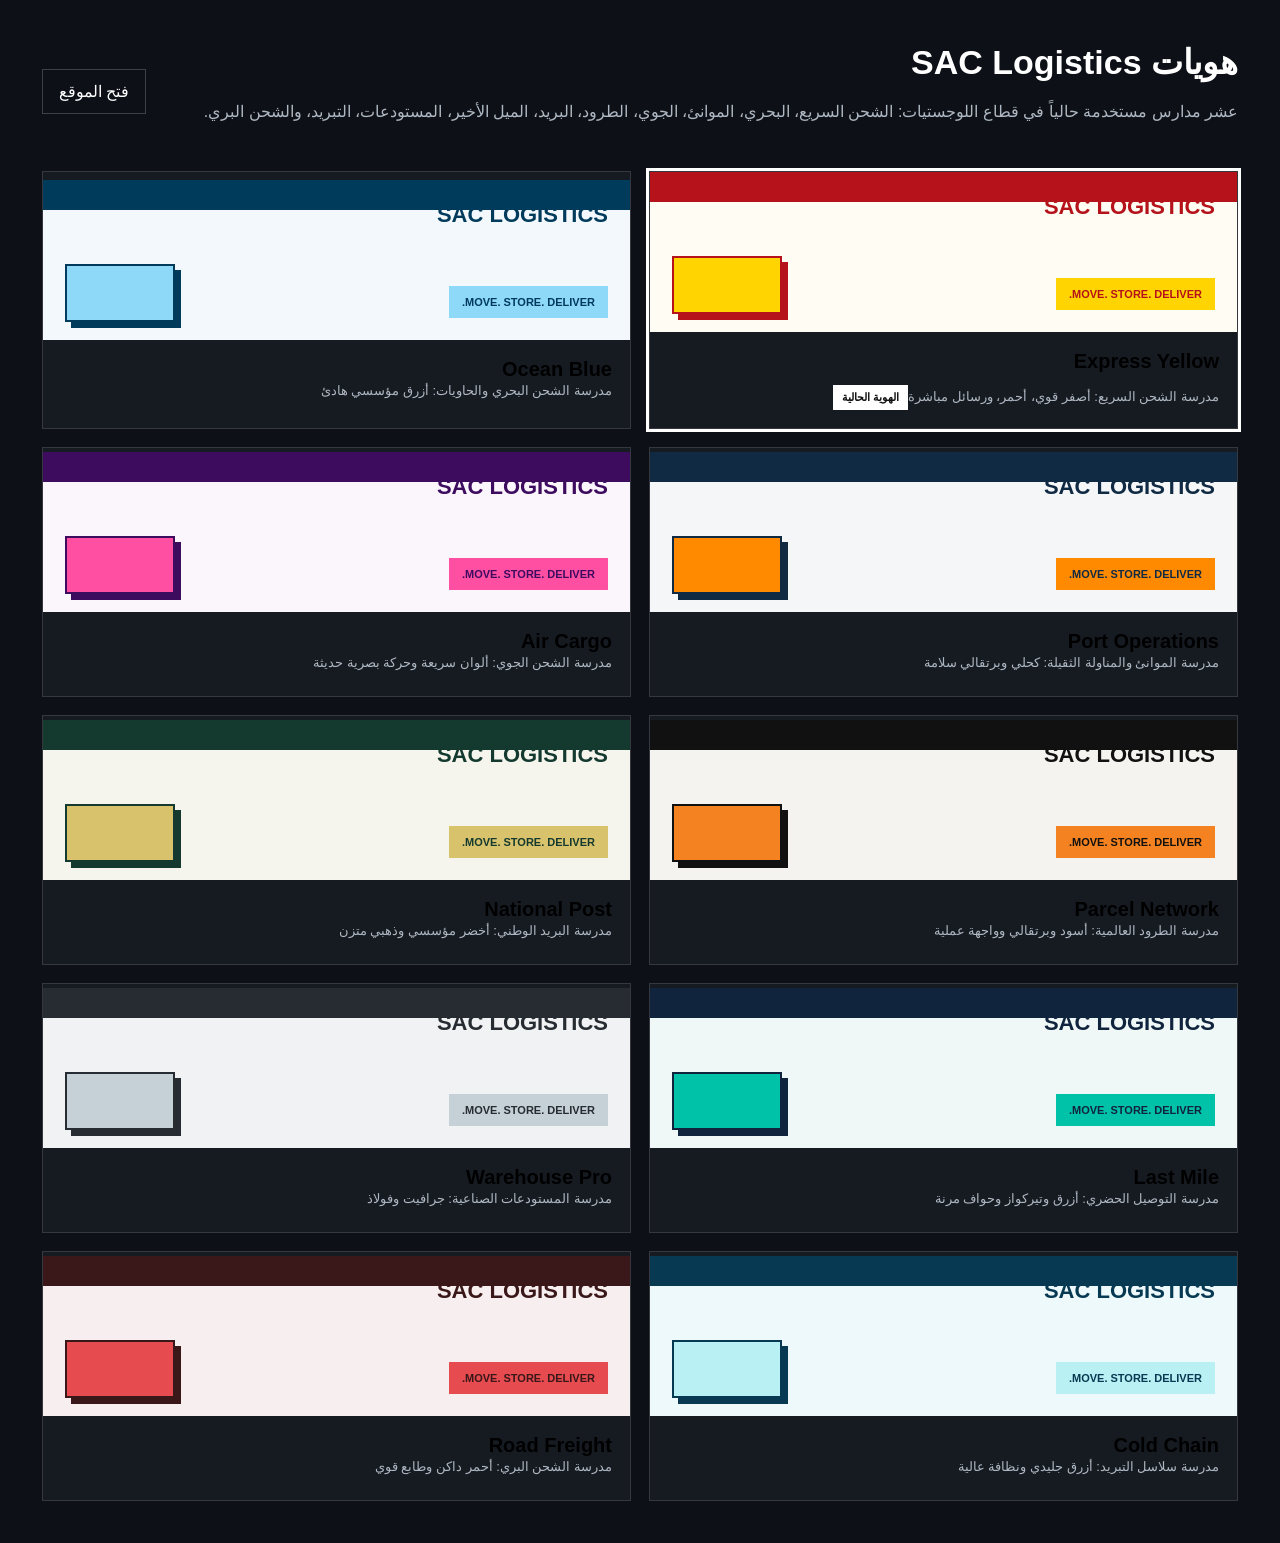
<file: admin.html>
<!doctype html><html lang="ar" dir="rtl"><head><meta charset="utf-8"><meta name="viewport" content="width=device-width,initial-scale=1"><title>SAC Logistics — Identity Admin</title><script src="theme-loader.js?v=4"></script><style>*{box-sizing:border-box}body{margin:0;background:#0d1117;color:#fff;font-family:Arial,sans-serif;padding:42px}header{max-width:1200px;margin:auto auto 30px;display:flex;justify-content:space-between;align-items:center;gap:20px}h1{margin:0;font-size:34px}p{color:#aeb7c2;line-height:1.7}.back{color:#fff;text-decoration:none;border:1px solid #ffffff33;padding:12px 16px}.grid{max-width:1200px;margin:auto;display:grid;grid-template-columns:repeat(2,1fr);gap:18px}.theme{position:relative;border:1px solid #ffffff22;background:#161b22;padding:0;cursor:pointer;text-align:right;overflow:hidden;min-height:250px;transition:.25s}.theme:hover{transform:translateY(-4px);border-color:#fff}.preview{height:160px;position:relative;overflow:hidden;background:var(--paper)}.preview:before{content:'SAC LOGISTICS';position:absolute;right:22px;top:22px;color:var(--navy);font-weight:900;font-size:22px}.preview:after{content:'MOVE. STORE. DELIVER.';position:absolute;right:22px;bottom:22px;background:var(--yellow);color:var(--navy);font-weight:900;padding:10px 13px;font-size:11px}.bar{height:30px;background:var(--navy)}.badgeDemo{position:absolute;left:22px;bottom:18px;width:110px;height:58px;background:var(--yellow);border:2px solid var(--navy);box-shadow:6px 6px 0 var(--navy)}.info{padding:18px}.info strong{display:block;font-size:20px}.info span{color:#aeb7c2;font-size:13px;line-height:1.6}.active{outline:3px solid #fff}.active .info:after{content:'الهوية الحالية';display:inline-block;margin-top:12px;background:#fff;color:#111;padding:6px 9px;font-size:11px;font-weight:800}@media(max-width:700px){body{padding:22px}.grid{grid-template-columns:1fr}header{align-items:flex-start;flex-direction:column}}</style></head><body><header><div><h1>هويات SAC Logistics</h1><p>عشر مدارس مستخدمة حالياً في قطاع اللوجستيات: الشحن السريع، البحري، الموانئ، الجوي، الطرود، البريد، الميل الأخير، المستودعات، التبريد، والشحن البري.</p></div><a class="back" href="index.html">فتح الموقع</a></header><main class="grid" id="grid"></main><script>const items=[['express','Express Yellow','مدرسة الشحن السريع: أصفر قوي، أحمر، ورسائل مباشرة'],['ocean','Ocean Blue','مدرسة الشحن البحري والحاويات: أزرق مؤسسي هادئ'],['ports','Port Operations','مدرسة الموانئ والمناولة الثقيلة: كحلي وبرتقالي سلامة'],['air','Air Cargo','مدرسة الشحن الجوي: ألوان سريعة وحركة بصرية حديثة'],['parcel','Parcel Network','مدرسة الطرود العالمية: أسود وبرتقالي وواجهة عملية'],['postal','National Post','مدرسة البريد الوطني: أخضر مؤسسي وذهبي متزن'],['lastmile','Last Mile','مدرسة التوصيل الحضري: أزرق وتيركواز وحواف مرنة'],['warehouse','Warehouse Pro','مدرسة المستودعات الصناعية: جرافيت وفولاذ'],['coldchain','Cold Chain','مدرسة سلاسل التبريد: أزرق جليدي ونظافة عالية'],['freight','Road Freight','مدرسة الشحن البري: أحمر داكن وطابع قوي']];const current=localStorage.getItem('sacTheme')||'express';const vars={express:['#b5121b','#ffd400','#fffdf3'],ocean:['#003b5c','#8ed8f8','#f2f8fb'],ports:['#102a43','#ff8a00','#f4f6f8'],air:['#3d0c5f','#ff4fa3','#fbf5fc'],parcel:['#111111','#f58220','#f5f3ef'],postal:['#143a2f','#d9c26c','#f5f4ed'],lastmile:['#10243d','#00c2a8','#f0f8f7'],warehouse:['#262c31','#c6d0d7','#f0f2f3'],coldchain:['#073a52','#b9f0f4','#edf9fb'],freight:['#3a1719','#e54b4f','#f7efef']};grid.innerHTML=items.map(x=>{const v=vars[x[0]];return `<button class="theme ${x[0]===current?'active':''}" data-theme="${x[0]}"><div class="preview" style="--navy:${v[0]};--yellow:${v[1]};--paper:${v[2]}"><div class="bar"></div><div class="badgeDemo"></div></div><div class="info"><strong>${x[1]}</strong><span>${x[2]}</span></div></button>`}).join('');document.querySelectorAll('.theme').forEach(b=>b.onclick=()=>{localStorage.setItem('sacTheme',b.dataset.theme);location.href='index.html?theme='+b.dataset.theme+'&v=4'});</script></body></html>
</file>
